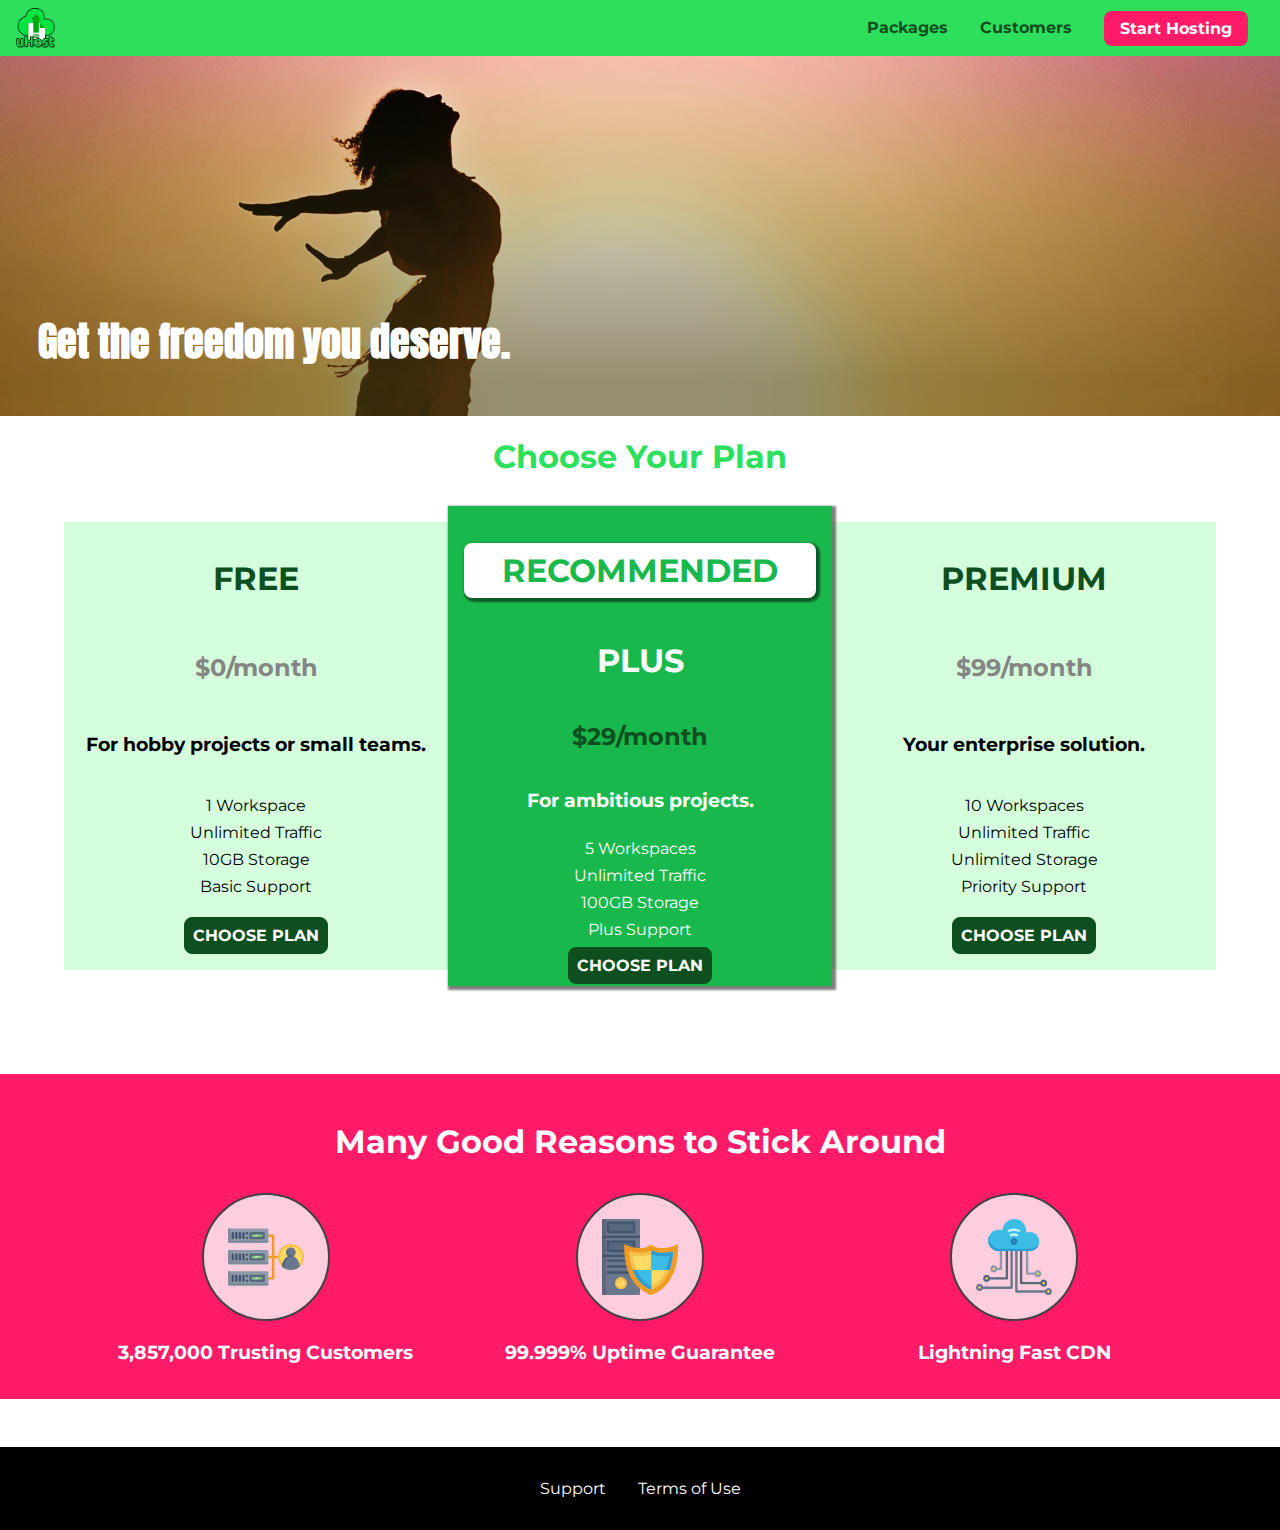
<file: index.html>
<!DOCTYPE html>
<html lang="en">

<head>
    <meta charset="UTF-8">
    <meta http-equiv="X-UA-Compatible" content="ie=edge">
    <meta name="viewport" content="width=device-width, initial-scale=1.0">
    <title>uHost</title>
    <link rel="shortcut icon" href="favicon.png">    
    <link rel="stylesheet" href="shared.css">
    <link rel="stylesheet" href="style.css">
</head>

<body>
    <div class="backdrop"></div>
    <div class="modal">
        <h1 class="modal__title">Do you want to continue?</h1>
        <div class="modal__actions">
            <a href="start-hosting/index.html" class="modal__action">Yes!</a>
            <button class="modal__action modal__action--negative" type="button">No!</button>
        </div>
    </div>
    <header class="main-header">
        <div>
            <button class="toggle-button">
                <span class="toggle-button__bar"></span>
                <span class="toggle-button__bar"></span>
                <span class="toggle-button__bar"></span>
            </button>
            <a href="index.html" class="main-header__brand">
                    <img src="./images/uhost-icon.png" alt="uHost">
            </a>
        </div>
        <nav class="main-nav">
            <ul class="main-nav__items">
                <li class="main-nav__item">
                    <a href="packages/index.html">Packages</a>
                </li>
                <li class="main-nav__item">
                    <a href="customers/index.html">Customers</a>
                </li>
                <li class="main-nav__item main-nav__item--cta">
                    <a href="start-hosting/index.html">Start Hosting</a>
                </li>
            </ul>
        </nav>
    </header>
    <nav class="mobile-nav">
        <ul class="mobile-nav__items">
            <li class="mobile-nav__item">
                <a href="packages/index.html">Packages</a>
            </li>
            <li class="mobile-nav__item">
                <a href="customers/index.html">Customers</a>
            </li>
            <li class="mobile-nav__item mobile-nav__item--cta">
                <a href="start-hosting/index.html">Start Hosting</a>
            </li>
        </ul>
    </nav>
    <main>
        <section id="product-overview">
            <h1>Get the freedom you deserve.</h1>
        </section>
        <section id="plans">
            <h1 class="section-title">Choose Your Plan</h1>
            <div class="plan__list">
                <article class="plan">
                    <h1 class="plan__title">FREE</h1>
                    <h2 class="plan__price">$0/month</h2>
                    <h3>For hobby projects or small teams.</h3>
                    <ul class="plan__features">
                        <li class="plan__feature">1 Workspace</li>
                        <li class="plan__feature">Unlimited Traffic</li>
                        <li class="plan__feature">10GB Storage</li>
                        <li class="plan__feature">Basic Support</li>
                    </ul>
                    <div>
                        <button class="button">CHOOSE PLAN</button>
                    </div>
                </article>
                <article class="plan plan--highlighted">
                    <h1 class="plan__annotation">RECOMMENDED</h1>
                    <h1 class="plan__title">PLUS</h1>
                    <h2 class="plan__price">$29/month</h2>
                    <h3>For ambitious projects.</h3>
                    <ul class="plan__features">
                        <li class="plan__feature">5 Workspaces</li>
                        <li class="plan__feature">Unlimited Traffic</li>
                        <li class="plan__feature">100GB Storage</li>
                        <li class="plan__feature">Plus Support</li>
                    </ul>
                    <div>
                        <button class="button">CHOOSE PLAN</button>
                    </div>
                </article>
                <article class="plan">
                    <h1 class="plan__title">PREMIUM</h1>
                    <h2 class="plan__price">$99/month</h2>
                    <h3>Your enterprise solution.</h3>
                    <ul class="plan__features">
                        <li class="plan__feature">10 Workspaces</li>
                        <li class="plan__feature">Unlimited Traffic</li>
                        <li class="plan__feature">Unlimited Storage</li>
                        <li class="plan__feature">Priority Support</li>
                    </ul>
                    <div>
                        <button class="button">CHOOSE PLAN</button>
                    </div>
                </article>
            </div>
        </section>
        <section id="key-features">
            <h1 class="section-title">Many Good Reasons to Stick Around</h1>
            <ul class="key-feature__list">
                <li class="key-feature">
                    <div class="key-feature__image">
                        <svg viewBox="0 0 512 512">
                            <path style="fill:#F09B24;" d="M344,248h-32V112c0-4.418-3.582-8-8-8h-40c-4.418,0-8,3.582-8,8s3.582,8,8,8h32v128h-32  c-4.418,0-8,3.582-8,8s3.582,8,8,8h32v128h-32c-4.418,0-8,3.582-8,8s3.582,8,8,8h40c4.418,0,8-3.582,8-8V264h32c4.418,0,8-3.582,8-8  S348.418,248,344,248z"
                            />
                            <path style="fill:#8E9AA9;" d="M264,64H8c-4.418,0-8,3.582-8,8v80c0,4.418,3.582,8,8,8h256c4.418,0,8-3.582,8-8V72  C272,67.582,268.418,64,264,64z"
                            />
                            <path style="fill:#7C899B;" d="M24,144c-4.418,0-8-3.582-8-8V64H8c-4.418,0-8,3.582-8,8v80c0,4.418,3.582,8,8,8h256  c4.418,0,8-3.582,8-8v-8H24z"
                            />
                            <rect x="152" y="96" style="fill:#B8E3A8;" width="88" height="32" />
                            <g>
                                <polygon style="fill:#7EC97D;" points="152,96 152,128 166,128 198,96  " />
                                <polygon style="fill:#7EC97D;" points="220,96 188,128 240,128 240,96  " />
                            </g>
                            <path style="fill:#56677E;" d="M240,136h-88c-4.418,0-8-3.582-8-8V96c0-4.418,3.582-8,8-8h88c4.418,0,8,3.582,8,8v32  C248,132.418,244.418,136,240,136z M160,120h72v-16h-72V120z"
                            />
                            <g>
                                <path style="fill:#435670;" d="M32,136c-4.418,0-8-3.582-8-8V96c0-4.418,3.582-8,8-8s8,3.582,8,8v32C40,132.418,36.418,136,32,136z   "
                                />
                                <path style="fill:#435670;" d="M56,136c-4.418,0-8-3.582-8-8V96c0-4.418,3.582-8,8-8s8,3.582,8,8v32C64,132.418,60.418,136,56,136z   "
                                />
                                <path style="fill:#435670;" d="M80,136c-4.418,0-8-3.582-8-8V96c0-4.418,3.582-8,8-8s8,3.582,8,8v32C88,132.418,84.418,136,80,136z   "
                                />
                                <path style="fill:#435670;" d="M104,136c-4.418,0-8-3.582-8-8V96c0-4.418,3.582-8,8-8s8,3.582,8,8v32   C112,132.418,108.418,136,104,136z"
                                />
                                <path style="fill:#435670;" d="M128,105c-4.418,0-8-3.582-8-8v-1c0-4.418,3.582-8,8-8s8,3.582,8,8v1   C136,101.418,132.418,105,128,105z"
                                />
                                <path style="fill:#435670;" d="M128,136c-4.418,0-8-3.582-8-8v-1c0-4.418,3.582-8,8-8s8,3.582,8,8v1   C136,132.418,132.418,136,128,136z"
                                />
                            </g>
                            <path style="fill:#8E9AA9;" d="M264,208H8c-4.418,0-8,3.582-8,8v80c0,4.418,3.582,8,8,8h256c4.418,0,8-3.582,8-8v-80  C272,211.582,268.418,208,264,208z"
                            />
                            <path style="fill:#7C899B;" d="M24,288c-4.418,0-8-3.582-8-8v-72H8c-4.418,0-8,3.582-8,8v80c0,4.418,3.582,8,8,8h256  c4.418,0,8-3.582,8-8v-8H24z"
                            />
                            <rect x="152" y="240" style="fill:#B8E3A8;" width="88" height="32" />
                            <g>
                                <polygon style="fill:#7EC97D;" points="152,240 152,272 166,272 198,240  " />
                                <polygon style="fill:#7EC97D;" points="220,240 188,272 240,272 240,240  " />
                            </g>
                            <path style="fill:#56677E;" d="M240,280h-88c-4.418,0-8-3.582-8-8v-32c0-4.418,3.582-8,8-8h88c4.418,0,8,3.582,8,8v32  C248,276.418,244.418,280,240,280z M160,264h72v-16h-72V264z"
                            />
                            <g>
                                <path style="fill:#435670;" d="M32,280c-4.418,0-8-3.582-8-8v-32c0-4.418,3.582-8,8-8s8,3.582,8,8v32C40,276.418,36.418,280,32,280   z"
                                />
                                <path style="fill:#435670;" d="M56,280c-4.418,0-8-3.582-8-8v-32c0-4.418,3.582-8,8-8s8,3.582,8,8v32C64,276.418,60.418,280,56,280   z"
                                />
                                <path style="fill:#435670;" d="M80,280c-4.418,0-8-3.582-8-8v-32c0-4.418,3.582-8,8-8s8,3.582,8,8v32C88,276.418,84.418,280,80,280   z"
                                />
                                <path style="fill:#435670;" d="M104,280c-4.418,0-8-3.582-8-8v-32c0-4.418,3.582-8,8-8s8,3.582,8,8v32   C112,276.418,108.418,280,104,280z"
                                />
                                <path style="fill:#435670;" d="M128,249c-4.418,0-8-3.582-8-8v-1c0-4.418,3.582-8,8-8s8,3.582,8,8v1   C136,245.418,132.418,249,128,249z"
                                />
                                <path style="fill:#435670;" d="M128,280c-4.418,0-8-3.582-8-8v-1c0-4.418,3.582-8,8-8s8,3.582,8,8v1   C136,276.418,132.418,280,128,280z"
                                />
                            </g>
                            <path style="fill:#8E9AA9;" d="M264,352H8c-4.418,0-8,3.582-8,8v80c0,4.418,3.582,8,8,8h256c4.418,0,8-3.582,8-8v-80  C272,355.582,268.418,352,264,352z"
                            />
                            <path style="fill:#7C899B;" d="M24,432c-4.418,0-8-3.582-8-8v-72H8c-4.418,0-8,3.582-8,8v80c0,4.418,3.582,8,8,8h256  c4.418,0,8-3.582,8-8v-8H24z"
                            />
                            <rect x="152" y="384" style="fill:#B8E3A8;" width="88" height="32" />
                            <g>
                                <polygon style="fill:#7EC97D;" points="152,384 152,416 166,416 198,384  " />
                                <polygon style="fill:#7EC97D;" points="220,384 188,416 240,416 240,384  " />
                            </g>
                            <path style="fill:#56677E;" d="M240,424h-88c-4.418,0-8-3.582-8-8v-32c0-4.418,3.582-8,8-8h88c4.418,0,8,3.582,8,8v32  C248,420.418,244.418,424,240,424z M160,408h72v-16h-72V408z"
                            />
                            <g>
                                <path style="fill:#435670;" d="M32,424c-4.418,0-8-3.582-8-8v-32c0-4.418,3.582-8,8-8s8,3.582,8,8v32C40,420.418,36.418,424,32,424   z"
                                />
                                <path style="fill:#435670;" d="M56,424c-4.418,0-8-3.582-8-8v-32c0-4.418,3.582-8,8-8s8,3.582,8,8v32C64,420.418,60.418,424,56,424   z"
                                />
                                <path style="fill:#435670;" d="M80,424c-4.418,0-8-3.582-8-8v-32c0-4.418,3.582-8,8-8s8,3.582,8,8v32C88,420.418,84.418,424,80,424   z"
                                />
                                <path style="fill:#435670;" d="M104,424c-4.418,0-8-3.582-8-8v-32c0-4.418,3.582-8,8-8s8,3.582,8,8v32   C112,420.418,108.418,424,104,424z"
                                />
                                <path style="fill:#435670;" d="M128,393c-4.418,0-8-3.582-8-8v-1c0-4.418,3.582-8,8-8s8,3.582,8,8v1   C136,389.418,132.418,393,128,393z"
                                />
                                <path style="fill:#435670;" d="M128,424c-4.418,0-8-3.582-8-8v-1c0-4.418,3.582-8,8-8s8,3.582,8,8v1   C136,420.418,132.418,424,128,424z"
                                />
                            </g>
                            <path style="fill:#F7C14D;" d="M424,168c-48.523,0-88,39.477-88,88s39.477,88,88,88s88-39.477,88-88S472.523,168,424,168z" />
                            <path style="fill:#FFDB66;" d="M424,184c-39.701,0-72,32.299-72,72s32.299,72,72,72s72-32.299,72-72S463.701,184,424,184z" />
                            <path style="fill:#69788D;" d="M484.893,314.16C476.393,274.588,451.922,248,424,248s-52.393,26.588-60.893,66.16  c-0.605,2.82,0.354,5.749,2.511,7.664C381.731,336.124,402.465,344,424,344s42.269-7.876,58.381-22.176  C484.539,319.909,485.498,316.98,484.893,314.16z"
                            />
                            <path style="fill:#56677E;" d="M434.053,249.171C430.768,248.403,427.411,248,424,248c-27.922,0-52.393,26.588-60.893,66.16  c-0.605,2.82,0.354,5.749,2.511,7.664c3.383,3.002,6.979,5.703,10.734,8.125C384.904,286.243,407.373,255.378,434.053,249.171z"
                            />
                            <path style="fill:#69788D;" d="M424,192c-17.645,0-32,14.355-32,32s14.355,32,32,32s32-14.355,32-32S441.645,192,424,192z" />
                            <path style="fill:#56677E;" d="M432,248c-17.645,0-32-14.355-32-32c0-6.783,2.128-13.076,5.742-18.258  C397.444,203.53,392,213.138,392,224c0,17.645,14.355,32,32,32c10.862,0,20.471-5.444,26.258-13.742  C445.076,245.872,438.783,248,432,248z"
                            />

                        </svg>
  
                    </div>
                    <p class="key-feature__description">3,857,000 Trusting Customers</p>
                </li>
                <li class="key-feature">
                    <div class="key-feature__image">
                        <svg viewBox="0 0 512 512">
                            <path style="fill:#69788D;" d="M248,0H8C3.582,0,0,3.582,0,8v496c0,4.418,3.582,8,8,8h240c4.418,0,8-3.582,8-8V8  C256,3.582,252.418,0,248,0z"
                            />
                            <path style="fill:#56677E;" d="M24,504V8c0-4.418,3.582-8,8-8H8C3.582,0,0,3.582,0,8v496c0,4.418,3.582,8,8,8h24  C27.582,512,24,508.418,24,504z"
                            />
                            <g>
                                <rect x="0" y="112" style="fill:#435670;" width="256" height="16" />
                                <rect x="0" y="240" style="fill:#435670;" width="256" height="16" />
                            </g>
                            <path style="fill:#F7C14D;" d="M128,392c-22.056,0-40,17.944-40,40s17.944,40,40,40s40-17.944,40-40S150.056,392,128,392z" />
                            <path style="fill:#FFDB66;" d="M128,408c-13.233,0-24,10.767-24,24s10.767,24,24,24s24-10.767,24-24S141.233,408,128,408z" />
                            <path style="fill:#F7C14D;" d="M128,392c-2.739,0-5.414,0.278-8,0.805V424c0,4.418,3.582,8,8,8c4.418,0,8-3.582,8-8v-31.195  C133.414,392.278,130.739,392,128,392z"
                            />
                            <g>
                                <path style="fill:#435670;" d="M216,288H40c-4.418,0-8-3.582-8-8s3.582-8,8-8h176c4.418,0,8,3.582,8,8S220.418,288,216,288z"
                                />
                                <path style="fill:#435670;" d="M216,328H40c-4.418,0-8-3.582-8-8s3.582-8,8-8h176c4.418,0,8,3.582,8,8S220.418,328,216,328z"
                                />
                                <path style="fill:#435670;" d="M216,368H40c-4.418,0-8-3.582-8-8s3.582-8,8-8h176c4.418,0,8,3.582,8,8S220.418,368,216,368z"
                                />
                                <path style="fill:#435670;" d="M216,16H40c-4.418,0-8,3.582-8,8v64c0,4.418,3.582,8,8,8h176c4.418,0,8-3.582,8-8V24   C224,19.582,220.418,16,216,16z"
                                />
                            </g>
                            <rect x="48" y="32" style="fill:#56677E;" width="160" height="48" />
                            <path style="fill:#435670;" d="M216,144H40c-4.418,0-8,3.582-8,8v64c0,4.418,3.582,8,8,8h176c4.418,0,8-3.582,8-8v-64  C224,147.582,220.418,144,216,144z"
                            />
                            <rect x="48" y="160" style="fill:#56677E;" width="160" height="48" />
                            <path style="fill:#F09B24;" d="M511.747,180.237c-0.194-6.537-8.107-10.107-13.135-5.894c-5.6,4.693-42.904,21.282-98.514,21.282  c-33.45,0-64.625-20.999-64.929-21.206c-2.9-1.991-6.764-1.85-9.512,0.346c-2.677,2.135-27.201,20.86-63.793,20.86  c-55.607,0-92.914-16.589-98.515-21.282c-5.028-4.211-12.941-0.645-13.135,5.894c-1.634,54.834,4.655,105.941,18.693,151.903  c12.096,39.604,29.759,74.047,52.497,102.373c27.538,34.304,62.743,59.882,104.66,76.045c3.069,1.918,6.757,1.921,9.83,0  c41.917-16.163,77.122-41.741,104.66-76.045c22.738-28.326,40.401-62.77,52.497-102.373  C507.092,286.179,513.381,235.071,511.747,180.237z"
                            />
                            <path style="fill:#F7C14D;" d="M476.21,221.226c-1.953-1.631-4.568-2.235-7.036-1.628c-21.686,5.327-44.926,8.028-69.075,8.028  c-25.926,0-49.633-8.975-64.955-16.504c-2.307-1.134-5.016-1.091-7.284,0.116c-14.059,7.477-36.919,16.388-65.994,16.388  c-24.153,0-47.394-2.701-69.075-8.028c-5.155-1.268-10.221,2.966-9.894,8.261c2.077,33.693,7.668,65.635,16.616,94.935  c22.774,74.565,66.139,126.334,128.888,153.868c2.032,0.891,4.397,0.891,6.43,0c61.777-27.107,104.716-78.876,127.62-153.868  c8.948-29.3,14.539-61.241,16.616-94.935C479.224,225.319,478.163,222.856,476.21,221.226z"
                            />
                            <path style="fill:#FFDB66;" d="M331.609,451.727c-52.604-25.289-89.304-70.987-109.144-135.944  c-6.532-21.39-11.162-44.336-13.82-68.447c17.133,2.852,34.952,4.291,53.22,4.291c29.394,0,53.376-7.793,69.978-15.561  c17.44,7.736,41.656,15.561,68.256,15.561c18.267,0,36.085-1.439,53.219-4.291c-2.659,24.112-7.288,47.06-13.82,68.448  C419.545,381.108,383.27,426.805,331.609,451.727z"
                            />
                            <g>
                                <path style="fill:#2C9DD4;" d="M479.066,227.858c0.157-2.539-0.903-5.002-2.856-6.633s-4.568-2.235-7.036-1.628   c-21.686,5.327-44.926,8.028-69.075,8.028c-25.926,0-49.633-8.975-64.955-16.504c-1.057-0.52-2.2-0.78-3.345-0.806l-0.072,133.351   h123.601c2.556-6.746,4.933-13.702,7.123-20.874C471.398,293.493,476.989,261.552,479.066,227.858z"
                                />
                                <path style="fill:#2C9DD4;" d="M206.658,343.667c24.153,63.42,65.028,108.108,121.743,132.995c1.031,0.452,2.147,0.673,3.263,0.666   l0.063-133.661H206.658z"
                                />
                            </g>
                            <g>
                                <path style="fill:#3CBDE8;" d="M439.497,315.783c6.532-21.389,11.161-44.336,13.82-68.448c-17.134,2.852-34.952,4.291-53.219,4.291   c-26.6,0-50.815-7.824-68.256-15.561l-0.116,107.601h97.758C433.179,334.807,436.524,325.518,439.497,315.783z"
                                />
                                <path style="fill:#3CBDE8;" d="M232.523,343.667c21.144,50.298,54.363,86.56,99.087,108.06l0.117-108.06H232.523z" />
                            </g>
                        </svg>
                    </div>
                    <p class="key-feature__description">99.999% Uptime Guarantee</p>
                </li>
                <li class="key-feature">
                    <div class="key-feature__image">
                        <svg viewBox="0 0 512 512">
                            <path style="fill:#8E9AA9;" d="M168,200c-4.418,0-8,3.582-8,8v120h-17.376c-3.302-9.311-12.194-16-22.624-16  c-13.234,0-24,10.767-24,24s10.766,24,24,24c10.429,0,19.321-6.689,22.624-16H168c4.418,0,8-3.582,8-8V208  C176,203.582,172.418,200,168,200z"
                            />
                            <path style="fill:#FFDB66;" d="M120,328c-4.411,0-8,3.589-8,8s3.589,8,8,8s8-3.589,8-8S124.411,328,120,328z" />
                            <path style="fill:#56677E;" d="M208,200c-4.418,0-8,3.582-8,8v184H94.624C91.322,382.689,82.43,376,72,376  c-13.234,0-24,10.767-24,24s10.766,24,24,24c10.429,0,19.321-6.689,22.624-16H208c4.418,0,8-3.582,8-8V208  C216,203.582,212.418,200,208,200z"
                            />
                            <path style="fill:#FFDB66;" d="M72,392c-4.411,0-8,3.589-8,8s3.589,8,8,8s8-3.589,8-8S76.411,392,72,392z" />
                            <path style="fill:#69788D;" d="M240,208c-4.418,0-8,3.582-8,8v239H47.24c-2.671-10.34-12.078-18-23.24-18c-13.234,0-24,10.767-24,24  s10.766,24,24,24c9.666,0,18.009-5.747,21.809-14H240c4.418,0,8-3.582,8-8V216C248,211.582,244.418,208,240,208z"
                            />
                            <path style="fill:#FFDB66;" d="M24,453c-4.411,0-8,3.589-8,8s3.589,8,8,8s8-3.589,8-8S28.411,453,24,453z" />
                            <path style="fill:#69788D;" d="M488,464c-10.429,0-19.321,6.689-22.624,16H280V208c0-4.418-3.582-8-8-8s-8,3.582-8,8v280  c0,4.418,3.582,8,8,8h193.376c3.302,9.311,12.194,16,22.624,16c13.234,0,24-10.767,24-24S501.234,464,488,464z"
                            />
                            <path style="fill:#FFDB66;" d="M488,480c-4.411,0-8,3.589-8,8s3.589,8,8,8s8-3.589,8-8S492.411,480,488,480z" />
                            <path style="fill:#56677E;" d="M456,408c-10.429,0-19.321,6.689-22.624,16H312V208c0-4.418-3.582-8-8-8s-8,3.582-8,8v224  c0,4.418,3.582,8,8,8h129.376c3.302,9.311,12.194,16,22.624,16c13.234,0,24-10.767,24-24S469.234,408,456,408z"
                            />
                            <path style="fill:#FFDB66;" d="M456,424c-4.411,0-8,3.589-8,8s3.589,8,8,8s8-3.589,8-8S460.411,424,456,424z" />
                            <path style="fill:#8E9AA9;" d="M416,344c-10.429,0-19.321,6.689-22.624,16H352V208c0-4.418-3.582-8-8-8s-8,3.582-8,8v160  c0,4.418,3.582,8,8,8h49.376c3.302,9.311,12.194,16,22.624,16c13.234,0,24-10.767,24-24S429.234,344,416,344z"
                            />
                            <path style="fill:#FFDB66;" d="M416,360c-4.411,0-8,3.589-8,8s3.589,8,8,8s8-3.589,8-8S420.411,360,416,360z" />
                            <path style="fill:#3CBDE8;" d="M362,88c-8.741,0-17.231,1.751-25.06,5.085C337.646,88.797,338,84.43,338,80  c0-44.112-35.888-80-80-80c-42.823,0-77.895,33.816-79.909,76.149C170.393,73.415,162.244,72,154,72c-39.701,0-72,32.299-72,72  s32.299,72,72,72h208c35.29,0,64-28.71,64-64S397.29,88,362,88z"
                            />
                            <path style="fill:#2C9DD4;" d="M368,200H160c-39.701,0-72-32.299-72-72c0-5.863,0.721-11.559,2.05-17.019  C84.918,120.88,82,132.102,82,144c0,39.701,32.299,72,72,72h208c30.389,0,55.88-21.296,62.379-49.743  C413.565,186.327,392.352,200,368,200z"
                            />
                            <path style="fill:#2A7DB5;" d="M256,128c-13.234,0-24,10.767-24,24s10.766,24,24,24c13.233,0,24-10.767,24-24S269.233,128,256,128z"
                            />
                            <path style="fill:#2C9DD4;" d="M256,144c-4.411,0-8,3.589-8,8s3.589,8,8,8c4.411,0,8-3.589,8-8S260.411,144,256,144z" />
                            <g>
                                <path style="fill:#C5F1FA;" d="M221.755,87.695c-2.994,0-5.864-1.688-7.233-4.572c-1.894-3.991-0.194-8.763,3.798-10.657   C230.157,66.849,242.834,64,256,64c13.166,0,25.844,2.849,37.68,8.466c3.992,1.895,5.692,6.666,3.798,10.657   s-6.666,5.692-10.657,3.798C277.144,82.328,266.774,80,256,80c-10.774,0-21.144,2.328-30.821,6.921   C224.072,87.446,222.904,87.695,221.755,87.695z"
                                />
                                <path style="fill:#C5F1FA;" d="M276.545,116.618c-1.148,0-2.316-0.249-3.424-0.774C267.745,113.293,261.985,112,256,112   c-5.985,0-11.745,1.293-17.121,3.844c-3.991,1.895-8.763,0.192-10.657-3.798c-1.894-3.992-0.193-8.764,3.798-10.657   C239.557,97.813,247.625,96,256,96c8.376,0,16.444,1.813,23.98,5.389c3.991,1.894,5.692,6.665,3.798,10.657   C282.41,114.93,279.539,116.618,276.545,116.618z"
                                />
                            </g>

                        </svg>
                    </div>
                    <p class="key-feature__description">Lightning Fast CDN</p>
                </li>
            </ul>
        </section>
    </main>
    <footer class="main-footer">
        <nav>
            <ul class="main-footer__links">
                <li class="main-footer__link">
                    <a href="#">Support</a>
                </li>
                <li class="main-footer__link">
                    <a href="#">Terms of Use</a>
                </li>
            </ul>
        </nav>
    </footer>
    <script src="shared.js"></script>
</body>

</html>
</file>
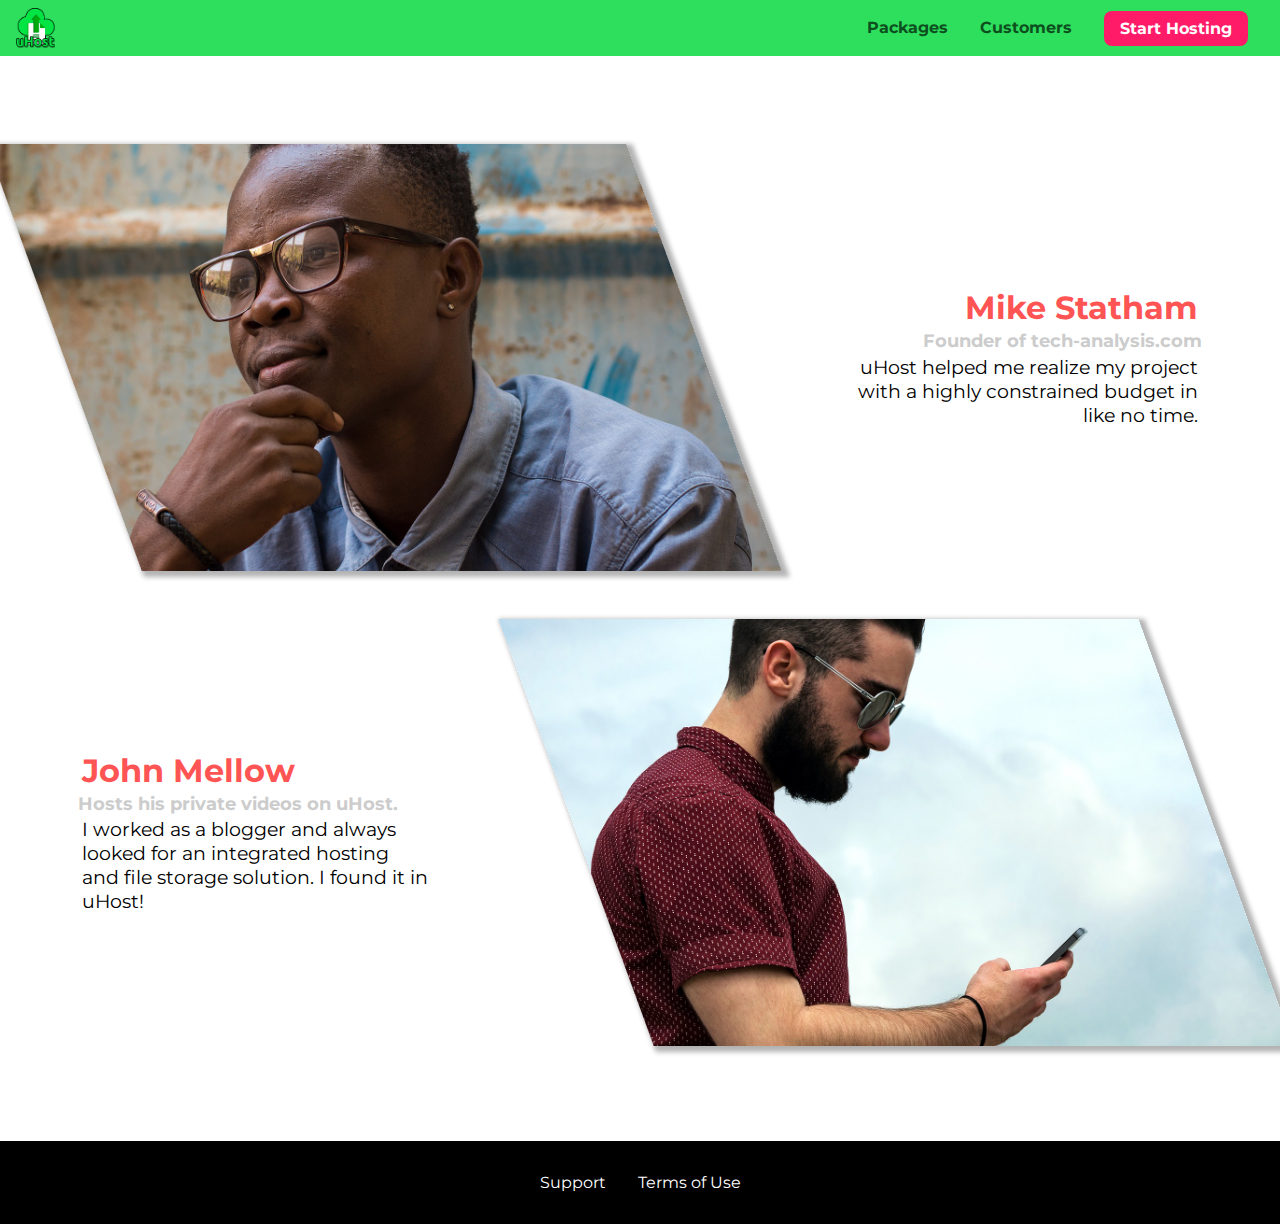
<file: customers/index.html>
<!DOCTYPE html>
<html lang="en">

<head>
    <meta charset="UTF-8">
    <meta name="viewport" content="width=device-width, initial-scale=1.0">
    <meta http-equiv="X-UA-Compatible" content="ie=edge">
    <title>uHost Customers</title>
    <link rel="shortcut icon" href="../favicon.png">    
    <link rel="stylesheet" href="../shared.css">
    <link rel="stylesheet" href="customers.css">
</head>

<body>
    <div class="backdrop"></div>
    <header class="main-header">
        <div>
            <button class="toggle-button">
                <span class="toggle-button__bar"></span>
                <span class="toggle-button__bar"></span>
                <span class="toggle-button__bar"></span>
            </button>
            <a href="../index.html" class="main-header__brand">
                <img src="../images/uhost-icon.png" alt="uHost">
            </a>
        </div>
        <nav class="main-nav">
            <ul class="main-nav__items">
                <li class="main-nav__item">
                    <a href="../packages/index.html">Packages</a>
                </li>
                <li class="main-nav__item">
                    <a href="index.html">Customers</a>
                </li>
                <li class="main-nav__item main-nav__item--cta">
                    <a href="../start-hosting/index.html">Start Hosting</a>
                </li>
            </ul>
        </nav>
    </header>
    <nav class="mobile-nav">
        <ul class="mobile-nav__items">
            <li class="mobile-nav__item">
                <a href="../packages/index.html">Packages</a>
            </li>
            <li class="mobile-nav__item">
                <a href="index.html">Customers</a>
            </li>
            <li class="mobile-nav__item mobile-nav__item--cta">
                <a href="../start-hosting/index.html">Start Hosting</a>
            </li>
        </ul>
    </nav>
    <main>
        <div>
            <div class="testimonial" id="customer-1">
                <div class="testimonial__image-container">
                    <img src="../images/customer-1.jpg" alt="Mike Statham - Customer" class="testimonial__image">
                </div>
                <div class="testimonial__info">
                    <h1 class="testimonial__name">Mike Statham</h1>
                    <h2 class="testimonial__subtitle">Founder of
                        <a href="tech-analysis.com">tech-analysis.com</a>
                    </h2>
                    <p class="testimonial__text">uHost helped me realize my project with a highly constrained budget in like no time.</p>
                </div>
            </div>
            <div class="testimonial" id="customer-2">

                <div class="testimonial__info">
                    <h1 class="testimonial__name">John Mellow</h1>
                    <h2 class="testimonial__subtitle">Hosts his private videos on uHost.
                    </h2>
                    <p class="testimonial__text">I worked as a blogger and always looked for an integrated hosting and file storage solution. I found
                        it in uHost!
                    </p>
                </div>
                <div class="testimonial__image-container">
                    <img src="../images/customer-2.jpg" alt="John Mellow - Customer" class="testimonial__image">
                </div>
            </div>
        </div>
    </main>
    <footer class="main-footer">
        <nav>
            <ul class="main-footer__links">
                <li class="main-footer__link">
                    <a href="#">Support</a>
                </li>
                <li class="main-footer__link">
                    <a href="#">Terms of Use</a>
                </li>
            </ul>
        </nav>
    </footer>
    <script src="../shared.js"></script>
</body>

</html>
</file>
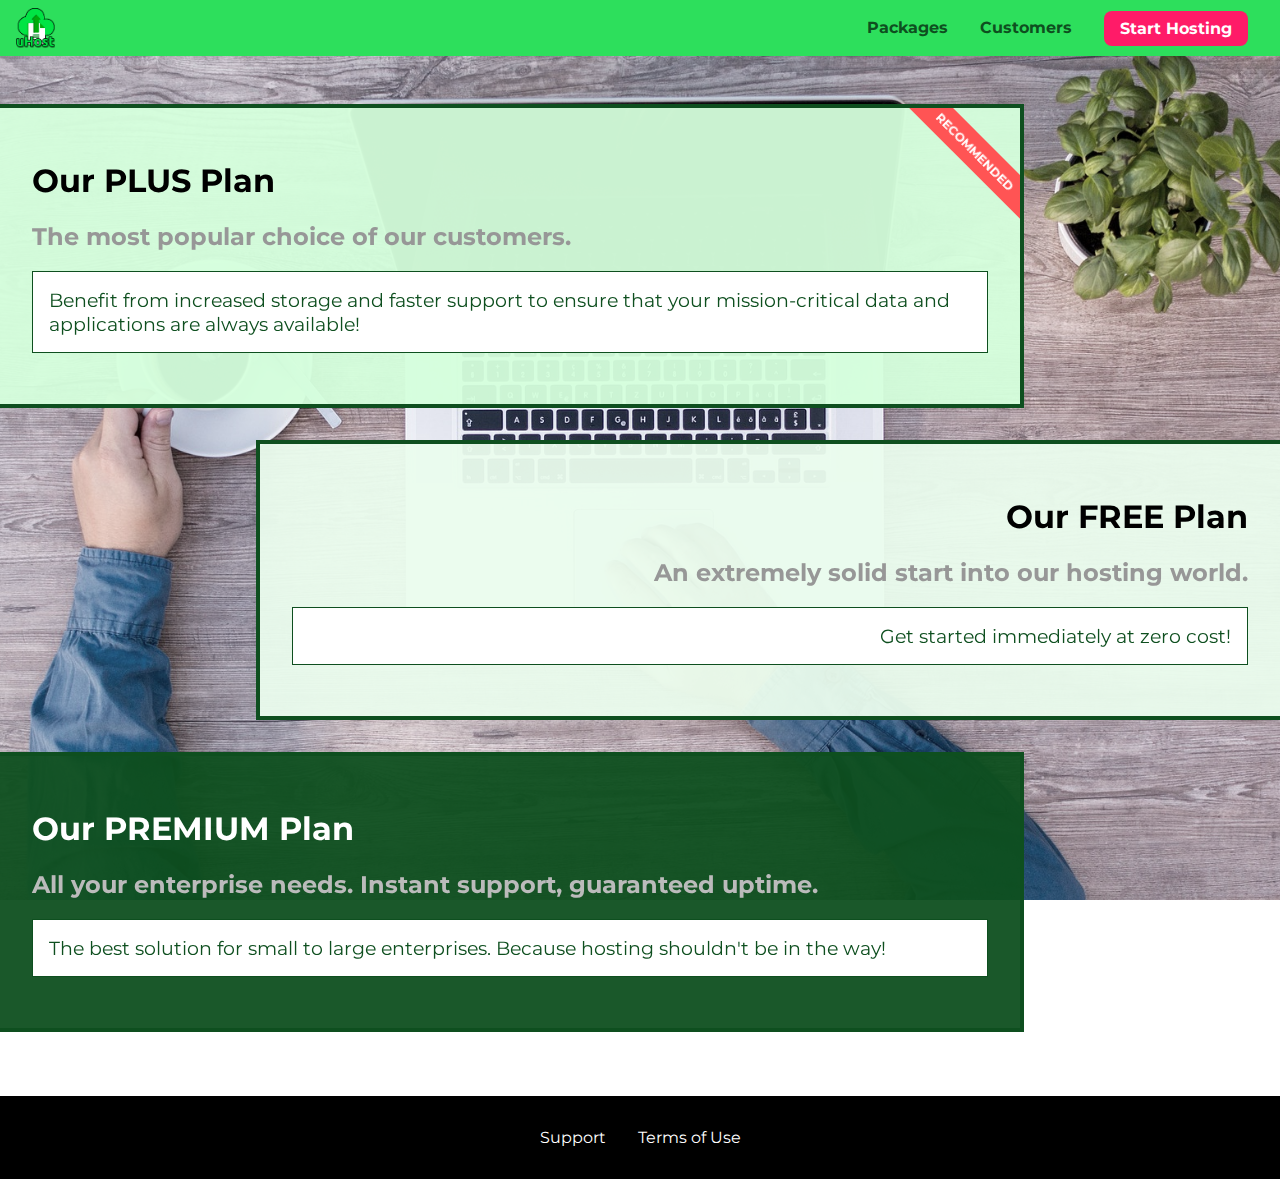
<file: packages/index.html>
<!DOCTYPE html>
<html lang="en">

<head>
    <meta charset="UTF-8">
    <meta http-equiv="X-UA-Compatible" content="ie=edge">
    <meta name="viewport" content="width=device-width, initial-scale=1.0">
    <title>uHost</title>
    <link rel="shortcut icon" href="favicon.png">    
    <link rel="stylesheet" href="../shared.css">
    <link rel="stylesheet" href="packages.css">
</head>

<body>
    <div class="backdrop"></div>
    <div class="background"></div>
    <header class="main-header">
        <div>
            <button class="toggle-button">
                <span class="toggle-button__bar"></span>
                <span class="toggle-button__bar"></span>
                <span class="toggle-button__bar"></span>
            </button>
            <a href="../index.html" class="main-header__brand">
                <img src="../images/uhost-icon.png" alt="uHost">
            </a>
        </div>
        <nav class="main-nav">
            <ul class="main-nav__items">
                <li class="main-nav__item">
                    <a href="index.html">Packages</a>
                </li>
                <li class="main-nav__item">
                    <a href="../customers/index.html">Customers</a>
                </li>
                <li class="main-nav__item main-nav__item--cta">
                    <a href="../start-hosting/index.html">Start Hosting</a>
                </li>
            </ul>
        </nav>
    </header>
    <nav class="mobile-nav">
        <ul class="mobile-nav__items">
            <li class="mobile-nav__item">
                <a href="index.html">Packages</a>
            </li>
            <li class="mobile-nav__item">
                <a href="../customers/index.html">Customers</a>
            </li>
            <li class="mobile-nav__item mobile-nav__item--cta">
                <a href="../start-hosting/index.html">Start Hosting</a>
            </li>
        </ul>
    </nav>
    <main>
        <section class="package" id="plus">
            <a href="#">
                <h1 class="package__title">Our PLUS Plan</h1>
                <h2 class="package__badge">RECOMMENDED</h2>
                <h2 class="package__subtitle">The most popular choice of our customers.</h2>
                <p class="package__info">Benefit from increased storage and faster support to ensure that your mission-critical data and applications
                    are always available!</p>
            </a>
        </section>
        <section class="package" id="free">
            <a href="#">
                <h1 class="package__title">Our FREE Plan</h1>
                <h2 class="package__subtitle">An extremely solid start into our hosting world.</h2>
                <p class="package__info">Get started immediately at zero cost!</p>
            </a>
        </section>
        <div class="clearfix"></div>
        <section class="package" id="premium">
            <a href="#">
                <h1 class="package__title">Our PREMIUM Plan</h1>
                <h2 class="package__subtitle">All your enterprise needs. Instant support, guaranteed uptime. </h2>
                <p class="package__info">The best solution for small to large enterprises. Because hosting shouldn't be in the way!</p>
            </a>
        </section>
    </main>
    <footer class="main-footer">
        <nav>
            <ul class="main-footer__links">
                <li class="main-footer__link">
                    <a href="#">Support</a>
                </li>
                <li class="main-footer__link">
                    <a href="#">Terms of Use</a>
                </li>
            </ul>
        </nav>
    </footer>
    <script src="../shared.js"></script>
</body>

</html>
</file>
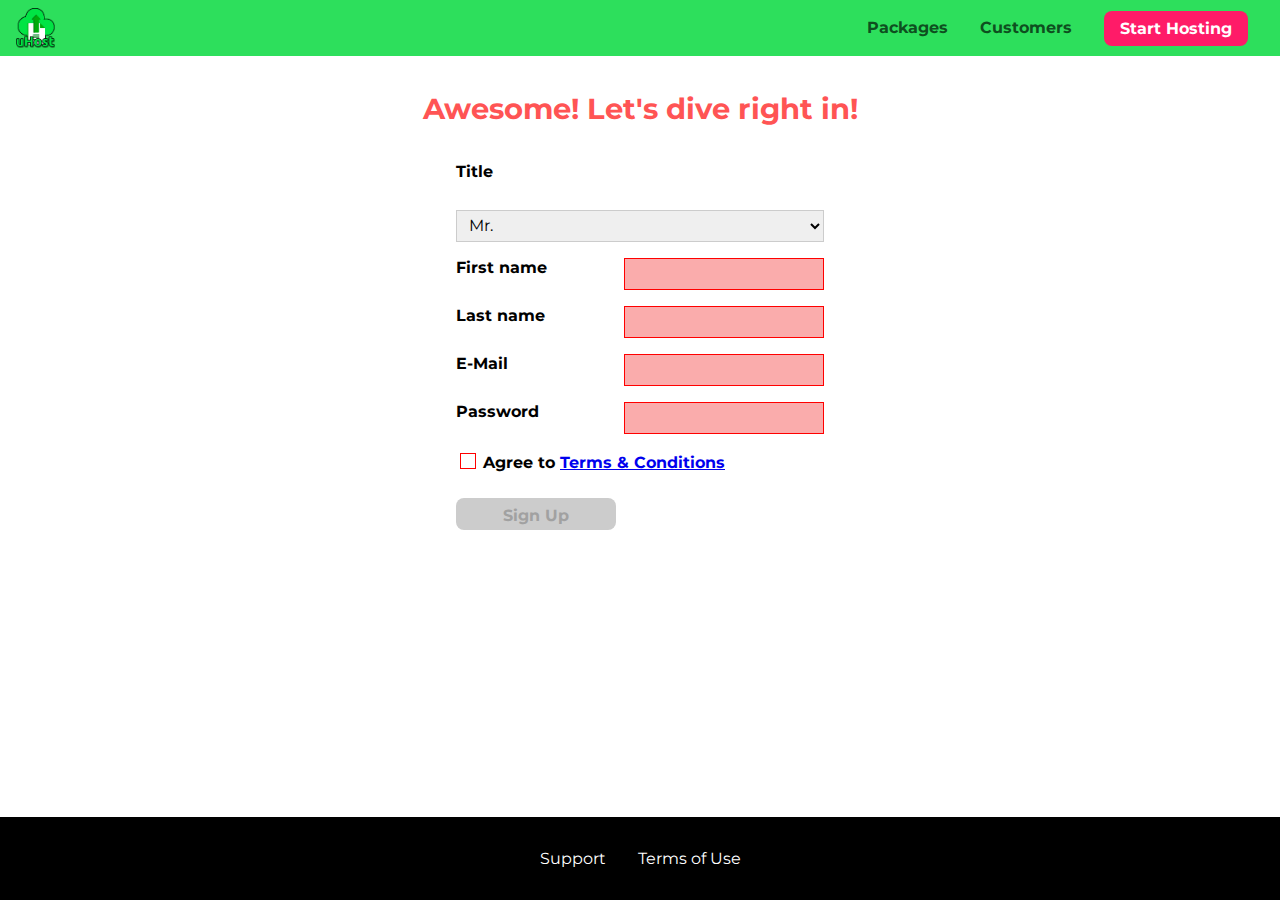
<file: start-hosting/index.html>
<!DOCTYPE html>
<html lang="en">

<head>
    <meta charset="UTF-8">
    <meta name="viewport" content="width=device-width, initial-scale=1.0">
    <meta http-equiv="X-UA-Compatible" content="ie=edge">
    <title>uHost Signup</title>
    <link rel="shortcut icon" href="../favicon.png">    
    <link rel="stylesheet" href="../shared.css">
    <link rel="stylesheet" href="start-hosting.css">
</head>

<body>
    <div class="backdrop"></div>
    <header class="main-header">
        <div>
            <button class="toggle-button">
                <span class="toggle-button__bar"></span>
                <span class="toggle-button__bar"></span>
                <span class="toggle-button__bar"></span>
            </button>
            <a href="../index.html" class="main-header__brand">
                <img src="../images/uhost-icon.png" alt="uHost - Your favorite hosting company">
            </a>
        </div>
        <nav class="main-nav">
            <ul class="main-nav__items">
                <li class="main-nav__item">
                    <a href="../packages/index.html">Packages</a>
                </li>
                <li class="main-nav__item">
                    <a href="../customers/index.html">Customers</a>
                </li>
                <li class="main-nav__item main-nav__item--cta">
                    <a href="index.html">Start Hosting</a>
                </li>
            </ul>
        </nav>
    </header>
    <nav class="mobile-nav">
        <ul class="mobile-nav__items">
            <li class="mobile-nav__item">
                <a href="../packages/index.html">Packages</a>
            </li>
            <li class="mobile-nav__item">
                <a href="../customers/index.html">Customers</a>
            </li>
            <li class="mobile-nav__item mobile-nav__item--cta">
                <a href="index.html">Start Hosting</a>
            </li>
        </ul>
    </nav>
    <main class="signup-page">
        <h1 class="signup-title">Awesome! Let's dive right in!</h1>
        <form action="index.html" class="signup-form">
            <label for="title">Title</label>
            <select id="title" >
                <option value="mr">Mr.</option>
                <option value="ms">Ms.</option>
            </select>
            <label for="first-name">First name</label>
            <input type="text" id="first-name" required>
            <label for="last-name">Last name</label>
            <input type="text" id="last-name" required>
            <label for="email">E-Mail</label>
            <input type="email" id="email" required>
            <label for="password">Password</label>
            <input type="password" id="password" required>
            <div class="signup-form__checkbox">
                <input type="checkbox" id="agree-terms" required>
                <label for="agree-terms">Agree to
                    <a href="#">Terms &amp; Conditions</a>
                </label>
            </div>
            <button type="submit" class="button" disabled>Sign Up</button>
        </form>
    </main>
    <footer class="main-footer">
        <nav>
            <ul class="main-footer__links">
                <li class="main-footer__link">
                    <a href="#">Support</a>
                </li>
                <li class="main-footer__link">
                    <a href="#">Terms of Use</a>
                </li>
            </ul>
        </nav>
    </footer>
    <script src="../shared.js"></script>
</body>

</html>
</file>
<file: shared.css>
/*
* Prefixed by https://autoprefixer.github.io
* PostCSS: v8.3.6,
* Autoprefixer: v10.3.1
* Browsers: last 4 version
*/

@import url('https://fonts.googleapis.com/css?family=Roboto:100,400,900');
@import url('https://fonts.googleapis.com/css?family=Anton');
@import url('https://fonts.googleapis.com/css?family=Montserrat:400,700');
:root{
  --dark-green:#0e4f1f;
  --highlight-color:#ff1b68;
}

* {
    -webkit-box-sizing: border-box;
            box-sizing: border-box;
  }

  html{
    height: 100%;
  }
  body {
    font-family: "Montserrat", sans-serif;
    margin: 0;
    padding-top: 3.5rem;
    height: 100%;
  }
  @supports (display: grid)
  {
    body {
       
        margin: 0;
        height: 100%;
        display: -ms-grid;
        display: grid;
        padding-top: 0;
        -ms-grid-rows: 3.5rem auto fit-content(8rem);
        grid-template-rows: 3.5rem auto fit-content(8rem); 
            grid-template-areas: "header"
                             "main"
                              "footer"; 
      }    
  }

  main{
    -ms-grid-row: 2;
    -ms-grid-column: 1;
    /* min-height: calc(100vh - 3.5rem - 8rem); */    
    /* grid-row: 2 / 3; */
    grid-area: main;
  }
  
  .backdrop {
    display: none;
    position: fixed;
    opacity:0;
    -webkit-transition:opacity 0.2s linear;
    -o-transition:opacity 0.2s linear;
    transition:opacity 0.2s linear;
    top: 0;
    left: 0;
    z-index: 100;
    width: 100vw;
    height: 100vh;
    background: rgba(0, 0, 0, 0.5);
  }
  
  .main-header {
    width: 100%;
    position: fixed;
    top: 0;
    left: 0;
    background: #2ddf5c;
    padding: 0.5rem 1rem;
    z-index: 60;
    display: --webkit-box;
    display: --ms-flexbox;
    display: --webkit-flex;
    display: -webkit-box;
    display: -ms-flexbox;
    display: flex;
    -webkit-box-align: center;
        -ms-flex-align: center;
            align-items: center;
    -webkit-box-pack: justify;
        -ms-flex-pack: justify;
            justify-content: space-between;
  }
  
  
  .toggle-button {
    width: 3rem;
    background: transparent;
    border: none;
    cursor: pointer;
    padding-top: 0;
    padding-bottom: 0;
    vertical-align: middle;
  }
  
  .toggle-button:focus {
    outline: none;
  }
  
  .toggle-button__bar {
    width: 100%;
    height: 0.2rem;
    background: black;
    display: block;
    margin: 0.6rem 0;
  }
  
  .main-header__brand {
    color: var(--dark-green);
    text-decoration: none;
    font-weight: bold;
  }
  
  .main-header__brand img {
    height: 2.5rem;
    vertical-align: middle;
  }
  
  .main-nav {
    display: none;
  }
  
  .main-nav__items {
    margin: 0;
    padding: 0;
    list-style: none;
    display: --webkit-box;
    display: --ms-flexbox;
    display: --webkit-flex;
    display: -webkit-box;
    display: -ms-flexbox;
    display: flex;
  }
  
  .main-nav__item {
    margin: 0 1rem;
  }
  
  .main-nav__item--cta{
    -webkit-animation: wiggle 400ms 3s 8 ease-out none;
            animation: wiggle 400ms 3s 8 ease-out none;
  }

  .main-nav__item a,
  .mobile-nav__item a {
    text-decoration: none;
    color: var(--dark-green);
    font-weight: bold;
    padding: 0.2rem 0;
  }
  
  .main-nav__item a:hover,
  .main-nav__item a:active {
    color: white;
    border-bottom: 5px solid white;
  }
  
  .main-nav__item--cta a,
  .mobile-nav__item--cta a {
    color: white;
    background: var(--highlight-color);
    padding: 0.5rem 1rem;
    border-radius: 8px;
  }
  
  .main-nav__item--cta a:hover,
  .main-nav__item--cta a:active,
  .mobile-nav__item--cta a:hover,
  .mobile-nav__item--cta a:active {
    color: var(--highlight-color);
    background: white;
    border: none;
  }
  
  @media (min-width: 40rem) {
    .toggle-button {
      display: none;
    }
  
    .main-nav {
      /* display: inline-block;
      text-align: right;
      width: calc(100% - 44px);
      vertical-align: middle; */
      display: --webkit-box;
    display: --ms-flexbox;
    display: --webkit-flex;
      display: -webkit-box;
      display: -ms-flexbox;
      display: flex;
    }
  }
  
  .main-footer {
    -ms-grid-row: 3;
    -ms-grid-column: 1;
    background: black;
    padding: 2rem;
    margin-top: 3rem;
    /* grid-row: 3 / 4; */
    grid-area: footer;
  }
  
  .main-footer__links {
    list-style: none;
    margin: 0;
    padding: 0;
    display: --webkit-box;
    display: --ms-flexbox;
    display: --webkit-flex;
    display: -webkit-box;
    display: -ms-flexbox;
    display: flex;
    -webkit-box-orient: vertical;
    -webkit-box-direction: normal;
        -ms-flex-direction: column;
            flex-direction: column;
    -webkit-box-align: center;
        -ms-flex-align: center;
            align-items: center;
  }
  
  .main-footer__link {
    margin: 0.5rem 0;
  }
  
  .main-footer__link a {
    color: white;
    text-decoration: none;
  }
  
  .main-footer__link a:hover,
  .main-footer__link a:active {
    color: #ccc;
  }
  
  .mobile-nav {
    display: none;
    position: fixed;
    z-index: 101;
    top: 0;
    left: 0;
    background: white;
    width: 80%;
    height: 100vh;
  }
  
  .mobile-nav__items {
    width: 90%;
    height: 100%;
    list-style: none;
    margin: 0 auto;
    padding: 0;
    display: --webkit-box;
    display: --ms-flexbox;
    display: --webkit-flex;
    display: -webkit-box;
    display: -ms-flexbox;
    display: flex;
    -webkit-box-orient: vertical;
    -webkit-box-direction: normal;
        -ms-flex-direction: column;
            flex-direction: column;
    -webkit-box-pack: center;
        -ms-flex-pack: center;
            justify-content: center;
    -webkit-box-align: center;
        -ms-flex-align: center;
            align-items: center;
  }
  
  .mobile-nav__item {
    margin: 1rem 0;
  }
  
  .mobile-nav__item a {
    font-size: 1.5rem;
  }
  
  .button {
    background: var(--dark-green);
    color: white;
    font: inherit;
    border: 1.5px solid var(--dark-green);
    padding: 0.5rem;
    border-radius: 8px;
    font-weight: bold;
    cursor: pointer;
  }
  
  .button:hover,
  .button:active {
    background: white;
    color: var(--dark-green);
  }
  
  .button:focus {
    outline: none;
  }
  .button[disabled]{
    cursor: not-allowed;
    border:#a1a1a1;
    background: #ccc;
    color: #a1a1a1;
  }
  
  .open {
      display: block !important;
      opacity: 1 !important;
      -webkit-transform: translateY(0) !important;
          -ms-transform: translateY(0) !important;
              transform: translateY(0) !important;
  }
  
  @media (min-width: 40rem) {
    .main-footer__links {
      -webkit-box-orient: horizontal;
      -webkit-box-direction: normal;
          -ms-flex-direction: row;
              flex-direction: row;
      -webkit-box-pack: center;
          -ms-flex-pack: center;
              justify-content: center;
     }
    .main-footer__link {
      margin: 0 1rem;
    }

  }
  
  @-webkit-keyframes wiggle {
    0%{
      -webkit-transform: rotate(0deg);
              transform: rotate(0deg);

    }
    50%{
      -webkit-transform: rotate(-10deg);
              transform: rotate(-10deg);

    }
    100%{
      -webkit-transform: rotate(10deg);
              transform: rotate(10deg);
    }
    
  }
  
  @keyframes wiggle {
    0%{
      -webkit-transform: rotate(0deg);
              transform: rotate(0deg);

    }
    50%{
      -webkit-transform: rotate(-10deg);
              transform: rotate(-10deg);

    }
    100%{
      -webkit-transform: rotate(10deg);
              transform: rotate(10deg);
    }
    
  }
</file>
<file: style.css>
#product-overview {
    background: linear-gradient(to top, rgba(80, 68, 18, 0.6) 10%, transparent),
      url("images/freedom.jpg") center/cover no-repeat border-box,
      #ff1b68;
    width: 100vw;
    height: 33vh;
    position: relative;
  }
  
  
  #product-overview h1 {
    color: white;
    font-family: "Anton", sans-serif;
    position: absolute;
    bottom: 5%;
    left: 3%;
    font-size: 1.6rem;
  }

  @media (min-width: 40rem) and (min-height: 40rem){
    #product-overview {
      height: 40vh;
      background-position: 40% 25%;
    }
    #product-overview h1 {
      font-size: 2.5rem;
    }
  }


  .section-title {
    color: #2ddf5c;
    text-align: center;
  }
  

  
  .plan {
    background: #d5ffdc;
    text-align: center;
    padding: 1rem;
    margin: 0.5rem 0;    
    width: 100%;
  }
  
  .plan--highlighted {
    background: #19b84c;
    color: white;
  }
  
  .plan__annotation {
    background: white;
    color: #19b84c;
    padding: 0.5rem;
    box-shadow: 2px 2px 2px 2px rgba(0, 0, 0, 0.5);
    border-radius: 8px;
  }
  
  .plan__title {
    color: #0e4f1f;
  }
  
  .plan__price {
    color: #858585;
  }
  
  .plan--highlighted .plan__title {
    color: white;
  }
  
  .plan--highlighted .plan__price {
    color: #0e4f1f;
  }
  
  .plan__features {
    list-style: none;
    margin: 0;
    padding: 0;
  }
  
  .plan__feature {
    margin: 0.5rem 0;
  }

  @media (min-width: 40rem){
    .plan__list {
       width: 100%;
       display: flex;
       justify-content: center;
       align-items: center;

     }
     .plan{
       display: flex;
       flex-direction: column;
       justify-content: space-between;
       width: 30%;
       min-width: 13rem;
       max-width: 25rem;
       height: 28rem;
     }
     .plan--highlighted {
      box-shadow: 2px 2px 2px 2px rgba(0, 0, 0, 0.5);
      height: 30rem;
      z-index: 50;
    }

  }
  
  
  #key-features {
    background: #ff1b68;
    margin-top: 5rem;
    padding: 1rem;
  }
  
  #key-features .section-title {
    color: white;
    margin: 2rem;
  }
  
  .key-feature__list {
    list-style: none;
    margin: 0;
    padding: 0;
    text-align: center;
  }
  
  
  .key-feature__image {
    background: #ffcede;
    width: 128px;
    height: 128px;
    border: 2px solid #424242;
    border-radius: 50%;
    margin: auto;
    padding: 1.5rem;
  }
  
  .key-feature__description {
    text-align: center;
    font-weight: bold;
    color: white;
    font-size: 1.2rem;
  }
  

  @media (min-width: 40rem){
  .key-feature__list {
   display: flex;
   justify-content: center;

  }
    .key-feature {
    width: 30%;  
    max-width: 25rem;
  }
  }

  
  .modal {
    position: fixed;
    opacity: 0;
    transform: translateY(-3rem);
    transition: opacity 200ms ease-out, transform 500ms ease-out;
    z-index: 200;
    top: 20%;
    left: 30%;
    width: 40%;
    background: white;
    padding: 1rem;
    border: 1px solid #ccc;
    box-shadow: 1px 1px 1px rgba(0, 0, 0, 0.5);
  }
  
  .modal__title {
    text-align: center;
    margin: 0 0 1rem 0;
  }
  
  .modal__actions {
    text-align: center;
  }
  
  .modal__action {
    border: 1px solid #0e4f1f;
    background: #0e4f1f;
    text-decoration: none;
    color: white;
    font: inherit;
    padding: 0.5rem 1rem;
    cursor: pointer;
  }
  
  .modal__action:hover,
  .modal__action:active {
    background: #2ddf5c;
    border-color: #2ddf5c;
  }
  
  .modal__action--negative {
    background: red;
    border-color: red;
  }
  
  .modal__action--negative:hover,
  .modal__action--negative:active {
    background: #ff5454;
    border-color: #ff5454;
  }
</file>
<file: customers/customers.css>
.testimonial {
    font-size: 1.2rem;
  }
  
  main{
    padding-top:2.5rem;
  }
  
  .testimonial__image-container{
      width: 60%;
      max-width: 40rem;
      box-shadow: 3px 3px 5px 3px rgba(0,0,0,0.3);
      transform: skew(20deg);
      overflow: hidden;
  }

  #customer-1:hover .testimonial__image-container,
  #customer-2:hover .testimonial__image-container{
    animation: flip-customer 1s ease-out forwards;
  }
  
  .testimonial__image{
      width: 100%;
      vertical-align: top;
      transform: skew(-20deg) scale(1.4);
  }
  
  .testimonial__info {
    text-align: right;
    padding: 0.9rem;
  }
  
  #customer-2.testimonial {
    text-align: right;
  }
  
  #customer-2 .testimonial__info {
    text-align: left;
  }
  
  .testimonial__name {
    margin: 0.2rem;
    color: #ff5454;
    font-size: 2rem;
  }
  
  .testimonial__subtitle {
    margin: 0;
    font-size: 1.1rem;
    color: #ccc;
  }
  
  .testimonial__subtitle a {
    color: inherit;
    text-decoration: none;
  }
  
  .testimonial__subtitle a:hover,
  .testimonial__subtitle a:active {
    color: #7a7a7a;
  }
  
  .testimonial__text {
    margin: 0.2rem;
    
  }

  @media (min-width: 40rem){
    .testimonial {
      margin: 3rem auto;
      max-width: 1500px;
      display: flex;
      align-items: center;
      justify-content: space-around;
    }
   
    .testimonial__image-container{   
      width: 66%;
    
  }
  .testimonial__info {
    display: inline-block;
    vertical-align: middle;
    width: 30%;
  }

  }
  
  @keyframes flip-customer {
    
    0%{
      transform: rotateY(0) skew(20deg);
    }
    50%{
      transform: rotateY(160deg) skew(20deg);
    }
    100%{
      transform: rotateY(360deg) skew(20deg);
    }

  }
</file>
<file: packages/packages.css>
@font-face {
    font-family: "AnonymousPro";
    src: url("anonymousPro-Regular.ttf") format("truetype");
}

@font-face {
    font-family: "AnonymousPro";
    src: url("anonymousPro-Bold.ttf") format("truetype");
    font-weight: 700;
}

main {
    padding-top: 2rem;
}

.background {
    background: url("../images/plans-background.jpg") center/cover;
    filter: grayscale(40%);
    width: 100vw;
    height: 100vh;
    position: fixed;
    z-index: -1;
}

.package {
    width: 80%;
    margin: 1rem 0;
    border: 4px solid #0e4f1f;
    border-left: none;
    position: relative;
    overflow: hidden;
}

.package:hover,
.package:active {
    box-shadow: 2px 2px 4px rgba(0,0,0,0.5);
    border-color: #ff5454;
    /* border-color: #ff5454 !important; */
}

.package a {
    text-decoration: none;
    color: inherit;
    display: block;
    padding: 2rem;
}

.package__badge {
    position: absolute;
    top: 0;
    right: 0;
    margin: 0;
    font-size: 0.75rem;
    color: white;
    background: #ff5454;
    padding: 0.5rem;
    transform: rotate(45deg) translate(3.5rem,-1rem);
    transform-origin: center;
    width: 12rem;
    text-align: center;
}

.package__subtitle {
    color: #979797;
}

.package__info {
    padding: 1rem;
    border: 1px solid #0e4f1f;
    color: #0e4f1f;
    background: white;
    font-size: 1.2rem;
    /* font: font-style font-variant font-weight font-size/line-height font-family*/
    /* font:menu / status-bar */
}

.clearfix {
    clear: both;
}

#plus {
    background: rgba(213, 255, 220, 0.95);
}

#free {
    background: rgba(234, 252, 237, 0.95);
    float: right;
    border-right: none;
    border-left: 4px solid #0e4f1f;
    text-align: right;
}

#free:hover,
#free:active {
    border-left-color: #ff5454;
}

#premium {
    background: rgba(14, 79, 31, 0.95);
}

#premium .package__title {
    color: white;
}

#premium .package__subtitle {
    color: #bbb;
}

@media (min-width: 40rem){
    main {
      margin-left: auto;
      margin-right: auto;
      max-width: 1500px;
    }
}
@media (min-width: 1500px){
    .package {
        border-left: 4px solid #0e4f1f;
    }
    #free {
        border-right: 4px solid #0e4f1f;
    }
    #free:hover,
    #free:active {
    border-right-color: #ff5454;
   }
}
</file>
<file: start-hosting/start-hosting.css>
main{
    padding-top: 1rem;
}

.signup-title
{
    text-align: center;
    font-size: 1.8rem;
    color: #ff5454;
}
.signup-form{
 padding: 1rem;
 display: grid;
 grid-auto-rows: 2rem;
 grid-row-gap:0.5rem;
}

.signup-form label{
    font-weight: bold;
    
}


.signup-form label,
.signup-form input,
.signup-form select
{
    display: block;
    width: 100%;
    
}


.signup-form input[id*="terms"],
.signup-form input[id*="terms"] + label{
    display: inline-block;
    width: auto;
    vertical-align: bottom;
}


.signup-form input:not([type="checkbox"]),
.signup-form select{
    border: 1px solid #ccc;
    padding: 0.2rem 0.5rem;
    font: inherit;
}

.signup-form input:focus,
.signup-form select:focus{
    outline: none;
    background: #d8f3df;
    border-color: #2ddf5c;
}

.signup-form input[type="checkbox"]{
    border: 1px solid #ccc;
    background: #fff;
    width: 1rem;
    height: 1rem;
    appearance: none;

}
.signup-form input[type="checkbox"]:checked{
    background: #2ddf5c;
    border: #0e4f1f; 
}

.signup-form input.invalid,
.signup-form select.invalid,
.signup-form :invalid{    
    border-color: red !important;
    background: #faacac;
}



.signup-form button[type="submit"]
{
    display: block;
   
}


@media (min-width: 40rem){
    .signup-form{
        margin:auto;
        width:25rem;
        grid-template-columns: 10rem auto;
        grid-row-gap:1rem;
        grid-column-gap:0.5rem;
        }

        .signup-form [id="title"]
        {
            grid-column: span 2;
        }

        .signup-form__checkbox{
            grid-column: span 2;
        }
        
}
</file>
